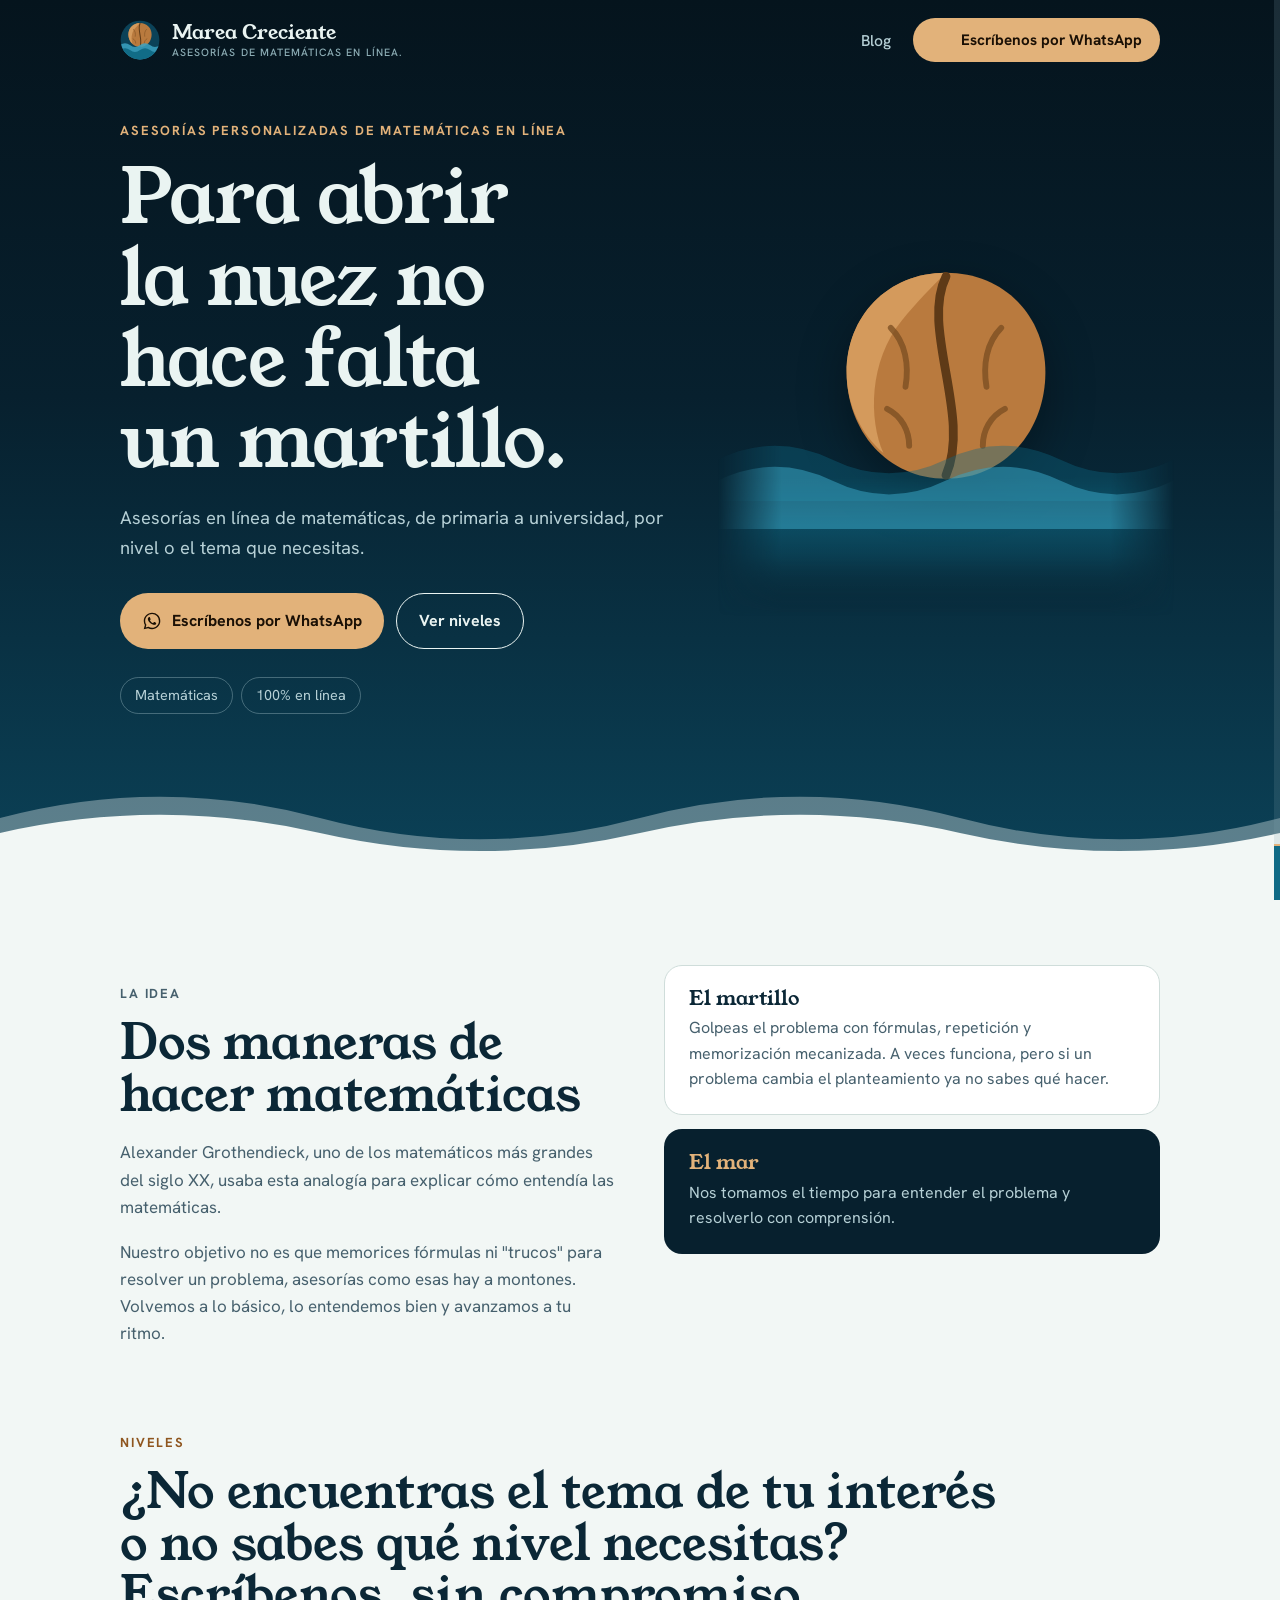
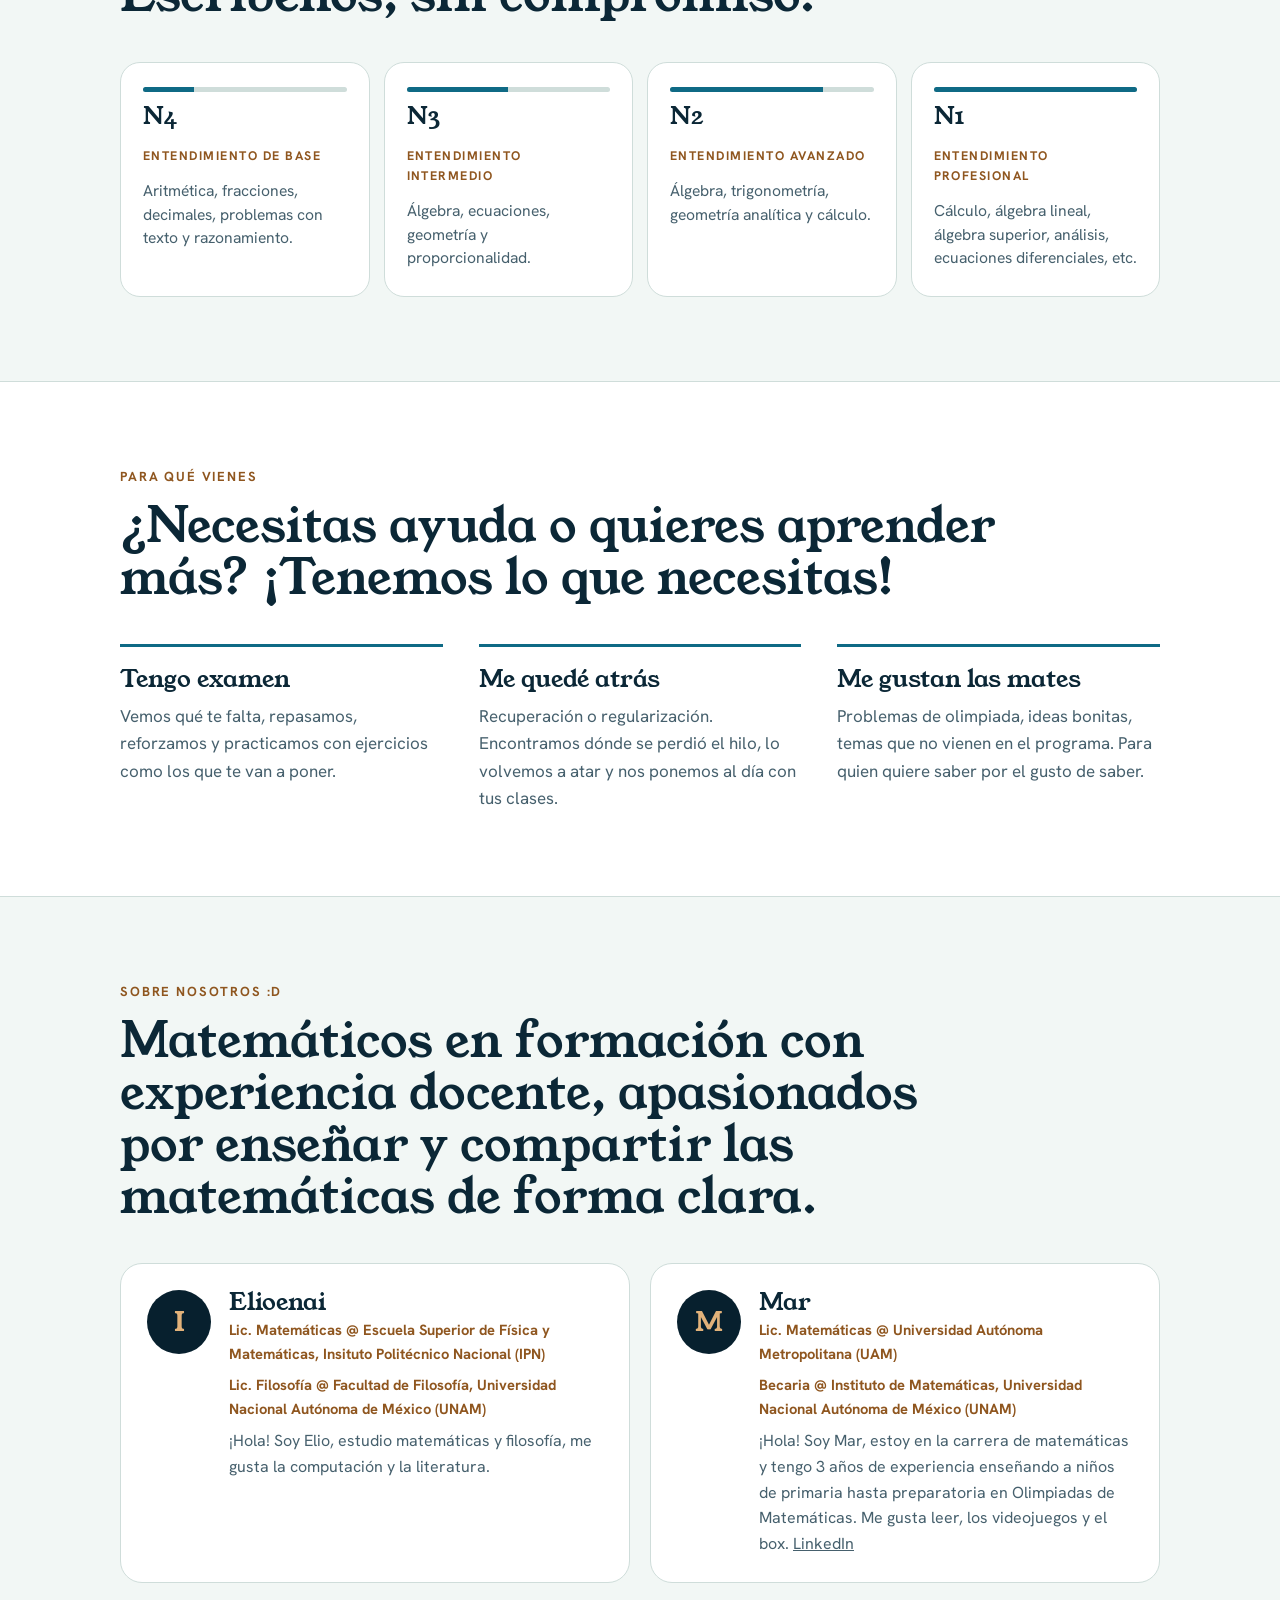
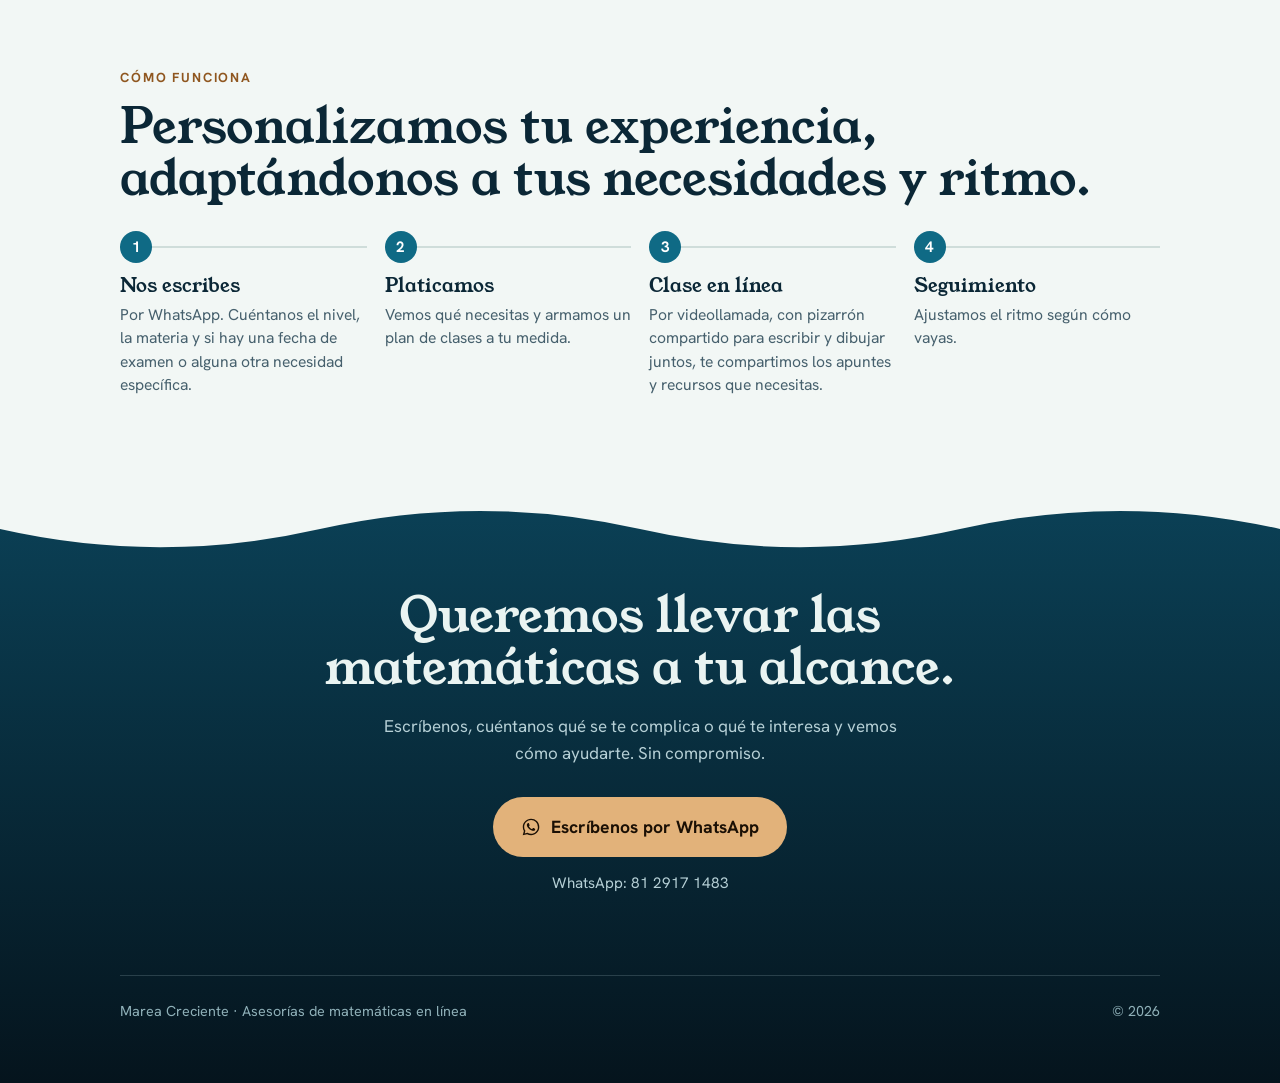
<file: index.html>
<!-- NO TOCAR -->

<!DOCTYPE html>
<html lang="es-MX">
<head>
<meta charset="utf-8">
<meta name="viewport" content="width=device-width, initial-scale=1">
<title>Marea Creciente · Asesorías de matemáticas en línea</title>
<meta name="description" content="Asesorías en línea de matemáticas, de primaria a universidad. Para exámenes, recuperación o por el gusto de aprender.">
<link rel="preconnect" href="https://fonts.googleapis.com">
<link rel="preconnect" href="https://fonts.gstatic.com" crossorigin>
<link href="https://fonts.googleapis.com/css2?family=Hanken+Grotesk:wght@400;500;700&family=Young+Serif&display=swap" rel="stylesheet">
<link rel="stylesheet" href="css/site.css">
</head>
<body data-root="">

<svg width="0" height="0" style="position:absolute" aria-hidden="true" focusable="false">
  <defs>
    <symbol id="nut" viewBox="0 0 64 64">
      <path d="M32 4C48 4 59 16 59 31C59 47 48 60 32 60C16 60 5 47 5 31C5 16 16 4 32 4Z" fill="#B97A3E"/>
      <path d="M32 4C16 4 5 16 5 31C5 40 9 48 15 53C11 44 11 28 20 17C24 12 28 8 32 4Z" fill="#D49A5C"/>
      <path d="M32 5C25 19 39 43 32 59" fill="none" stroke="#5E3A17" stroke-width="2.4" stroke-linecap="round"/>
      <path d="M17 19C21 23 22 29 21 35M47 19C43 23 42 29 43 35M16 41C20 43 22 47 22 51M48 41C44 43 42 47 42 51" fill="none" stroke="#7A4C20" stroke-width="1.6" stroke-linecap="round" opacity=".75"/>
    </symbol>
    <symbol id="wa" viewBox="0 0 24 24">
      <path fill="currentColor" d="M12.04 2C6.58 2 2.13 6.45 2.13 11.91c0 1.75.46 3.45 1.32 4.95L2.05 22l5.25-1.38a9.9 9.9 0 0 0 4.74 1.21h.01c5.46 0 9.91-4.45 9.91-9.91 0-2.65-1.03-5.14-2.9-7.01A9.86 9.86 0 0 0 12.04 2Zm0 18.15h-.01a8.2 8.2 0 0 1-4.18-1.14l-.3-.18-3.11.82.83-3.04-.2-.31a8.2 8.2 0 0 1-1.26-4.38c0-4.54 3.7-8.24 8.25-8.24 2.2 0 4.27.86 5.82 2.42a8.18 8.18 0 0 1 2.41 5.83c0 4.54-3.7 8.22-8.25 8.22Zm4.52-6.16c-.25-.12-1.47-.72-1.69-.81-.23-.08-.39-.12-.56.12-.17.25-.64.81-.78.97-.14.17-.29.19-.54.06-.25-.12-1.05-.39-2-1.23-.74-.66-1.24-1.47-1.38-1.72-.14-.25-.02-.38.11-.5.11-.11.25-.29.37-.43.12-.14.17-.25.25-.41.08-.17.04-.31-.02-.43-.06-.12-.56-1.34-.76-1.84-.2-.48-.41-.42-.56-.43h-.48c-.17 0-.43.06-.66.31-.23.25-.87.85-.87 2.07 0 1.22.89 2.4 1.01 2.56.12.17 1.75 2.67 4.23 3.74.59.26 1.05.41 1.41.52.59.19 1.13.16 1.56.1.48-.07 1.47-.6 1.67-1.18.21-.58.21-1.07.14-1.18-.06-.1-.23-.17-.48-.29Z"/>
    </symbol>
    <clipPath id="clipLogo"><circle cx="32" cy="32" r="31"/></clipPath>
  </defs>
</svg>

<div class="gauge" aria-hidden="true"><i></i></div>

<header class="hero" id="inicio">
  <div class="wrap">
    <nav class="nav" aria-label="Principal">
      <a class="brand" href="#inicio" aria-label="Marea Creciente, inicio">
        <svg viewBox="0 0 64 64" aria-hidden="true">
          <circle cx="32" cy="32" r="31" fill="#0B4258"/>
          <g clip-path="url(#clipLogo)">
            <use href="#nut" x="10" y="2" width="44" height="44"/>
            <path d="M0 40Q8 34 16 40T32 40T48 40T64 40V64H0Z" fill="#3AA3C2" opacity=".85"/>
            <path d="M0 48Q8 42 16 48T32 48T48 48T64 48V64H0Z" fill="#0F6A85" opacity=".95"/>
          </g>
        </svg>
        <span class="brand-text"><span>Marea Creciente</span><small>Asesorías de matemáticas en línea.</small></span>
      </a>
      <div class="navlinks">
        <a class="navlink" href="blog/">Blog</a>
        <a class="btn js-wa" href="https://wa.me/8129171483" target="_blank" rel="noopener noreferrer">
          <svg aria-hidden="true"><use href="https://wa.me/8129171483?text=Hola, vi Marea Creciente y quiero info sobre las asesorías."/></svg><span>Escríbenos por WhatsApp</span>
        </a>
      </div>
    </nav>

    <!-- Ya puedes tocar -->
    <div class="hero-grid">
      <div>
        <p class="eyebrow">Asesorías personalizadas de matemáticas en línea</p>
        <h1>Para abrir la nuez no hace falta un martillo.</h1>
        <p class="lead">Asesorías en línea de matemáticas, de primaria a universidad, por nivel o el tema que necesitas.</p>
        <div class="cta">
          <a class="btn js-wa" href="#" data-msg="Hola, vi Marea Creciente y quiero info sobre las asesorías.">
            <svg aria-hidden="true"><use href="#wa"/></svg>Escríbenos por WhatsApp
          </a>
          <a class="btn ghost" href="#niveles">Ver niveles</a>
        </div>
        <ul class="tags">
          <li>Matemáticas</li><li>100% en línea</li>
        </ul>
      </div>

      <div class="scene" role="img" aria-label="Una nuez flotando en el mar, medio sumergida">
        <svg class="nut" viewBox="0 0 64 64" aria-hidden="true"><use href="#nut"/></svg>
        <div class="water" aria-hidden="true">
          <svg class="wave b" viewBox="0 0 2400 120" preserveAspectRatio="none"><path d="M0 60Q150 20 300 60T600 60T900 60T1200 60T1500 60T1800 60T2100 60T2400 60V120H0Z"/></svg>
          <svg class="wave" viewBox="0 0 2400 120" preserveAspectRatio="none" style="top:14%"><path d="M0 50Q150 10 300 50T600 50T900 50T1200 50T1500 50T1800 50T2100 50T2400 50V120H0Z"/></svg>
        </div>
      </div>
    </div>
  </div>

  <div class="shore" aria-hidden="true">
    <svg class="wave b" viewBox="0 0 2400 120" preserveAspectRatio="none"><path d="M0 60Q150 20 300 60T600 60T900 60T1200 60T1500 60T1800 60T2100 60T2400 60V120H0Z"/></svg>
    <svg class="wave" viewBox="0 0 2400 120" preserveAspectRatio="none"><path d="M0 74Q150 40 300 74T600 74T900 74T1200 74T1500 74T1800 74T2100 74T2400 74V120H0Z"/></svg>
  </div>
</header>

<main>
  <section id="idea">
    <div class="wrap idea">
      <div class="text">
        <p class="eyebrow">La idea</p>
        <h2>Dos maneras de hacer matemáticas</h2>
        <p>Alexander Grothendieck, uno de los matemáticos más grandes del siglo XX, usaba esta analogía para explicar cómo entendía las matemáticas.</p>
        <p> Nuestro objetivo no es que memorices fórmulas ni "trucos" para resolver un problema, asesorías como esas hay a montones. Volvemos a lo básico, lo entendemos bien y avanzamos a tu ritmo.</p>
      </div>
      <div class="duo">
        <div>
          <h3>El martillo</h3>
          <p>Golpeas el problema con fórmulas, repetición y memorización mecanizada. A veces funciona, pero si un problema cambia el planteamiento ya no sabes qué hacer.</p>
        </div>
        <div class="sea">
          <h3>El mar</h3>
          <p>Nos tomamos el tiempo para entender el problema y resolverlo con comprensión.</p>
        </div>
      </div>
    </div>
  </section>

  <section id="niveles" style="padding-top:0">
    <div class="wrap">
      <p class="eyebrow">Niveles</p>
      <h2>¿No encuentras el tema de tu interés o no sabes qué nivel necesitas? Escríbenos, sin compromiso.</h2>
      <div class="levels">
        <article class="level">
          <div class="depth" aria-hidden="true"><b style="--w:25%"></b></div>
          <h3>N4</h3>
          <h4>Entendimiento de base</h4>
          <p>Aritmética, fracciones, decimales, problemas con texto y razonamiento.</p>
        </article>
        <article class="level">
          <div class="depth" aria-hidden="true"><b style="--w:50%"></b></div>
          <h3>N3</h3>
          <h4>Entendimiento intermedio</h4>
          <p>Álgebra, ecuaciones, geometría y proporcionalidad.</p>
        </article>
        <article class="level">
          <div class="depth" aria-hidden="true"><b style="--w:75%"></b></div>
          <h3>N2</h3>
          <h4>Entendimiento avanzado</h4>
          <p>Álgebra, trigonometría, geometría analítica y cálculo.</p>
        </article>
        <article class="level">
          <div class="depth" aria-hidden="true"><b style="--w:100%"></b></div>
          <h3>N1</h3>
          <h4>Entendimiento profesional</h4>
          <p>Cálculo, álgebra lineal, álgebra superior, análisis, ecuaciones diferenciales, etc.</p>
        </article>
      </div>
    </div>
  </section>

  <section class="why" id="para-que">
    <div class="wrap">
      <p class="eyebrow">Para qué vienes</p>
      <h2>¿Necesitas ayuda o quieres aprender más? ¡Tenemos lo que necesitas!</h2>
      <div class="why-grid">
        <div>
          <h3>Tengo examen</h3>
          <p>Vemos qué te falta, repasamos, reforzamos y practicamos con ejercicios como los que te van a poner.</p>
        </div>
        <div>
          <h3>Me quedé atrás</h3>
          <p>Recuperación o regularización. Encontramos dónde se perdió el hilo, lo volvemos a atar y nos ponemos al día con tus clases.</p>
        </div>
        <div>
          <h3>Me gustan las mates</h3>
          <p>Problemas de olimpiada, ideas bonitas, temas que no vienen en el programa. Para quien quiere saber por el gusto de saber.</p>
        </div>
      </div>
    </div>
  </section>

  <section id="quienes">
    <div class="wrap">
      <p class="eyebrow">Sobre nosotros :D </p>
      <h2>Matemáticos en formación con experiencia docente, apasionados por enseñar y compartir las matemáticas de forma clara.</h2>
      <div class="people">

         <article class="person">
          <div class="avatar" aria-hidden="true">I</div>
          <div>
            <h3>Elioenai</h3>
            <p class="role">Lic. Matemáticas @ Escuela Superior de Física y Matemáticas, Insituto Politécnico Nacional (IPN)</p>
            <p class="role">Lic. Filosofía @ Facultad de Filosofía, Universidad Nacional Autónoma de México (UNAM)</p>
            <p>¡Hola! Soy Elio, estudio matemáticas y filosofía, me gusta la computación y la literatura.</p>
          </div>
        </article>

        <article class="person">
          <div class="avatar" aria-hidden="true">M</div>
          <div>
            <h3>Mar</h3>
            <p class="role">Lic. Matemáticas @ Universidad Autónoma Metropolitana (UAM)</p>
            <p class="role">Becaria @ Instituto de Matemáticas, Universidad Nacional Autónoma de México (UNAM)</p>
            <p>¡Hola! Soy Mar, estoy en la carrera de matemáticas y tengo 3 años de experiencia enseñando a niños de primaria hasta preparatoria en Olimpiadas de Matemáticas. Me gusta leer, los videojuegos y el box.
              <a href="https://www.linkedin.com/in/garza-cedillo/" target="_blank" rel="noopener">LinkedIn</a>
            </p>
          </div>
        </article>
      </div>
    </div>
  </section>

  <section id="como" style="padding-top:0">
    <div class="wrap">
      <p class="eyebrow">Cómo funciona</p>
      <h2>Personalizamos tu experiencia, adaptándonos a tus necesidades y ritmo.</h2>
      <ol class="steps">
        <li>
          <h3>Nos escribes</h3>
          <p>Por WhatsApp. Cuéntanos el nivel, la materia y si hay una fecha de examen o alguna otra necesidad específica.</p>
        </li>
        <li>
          <h3>Platicamos</h3>
          <p>Vemos qué necesitas y armamos un plan de clases a tu medida.</p>
        </li>
        <li>
          <h3>Clase en línea</h3>
          <p>Por videollamada, con pizarrón compartido para escribir y dibujar juntos, te compartimos los apuntes y recursos que necesitas.</p>
        </li>
        <li>
          <h3>Seguimiento</h3>
          <p>Ajustamos el ritmo según cómo vayas.</p>
        </li>
      </ol>
    </div>
  </section>
  <section id="blog" hidden>
    <div class="wrap">
      <p class="eyebrow">Divulgación</p>
      <h2>Del blog</h2>
      <div class="postlist" id="latest"></div>
      <a class="more" href="blog/">Ver todos los artículos →</a>
    </div>
  </section>
</main>

<section class="final" id="contacto">
  <div class="top" aria-hidden="true">
    <svg class="wave" viewBox="0 0 2400 120" preserveAspectRatio="none"><path d="M0 74Q150 40 300 74T600 74T900 74T1200 74T1500 74T1800 74T2100 74T2400 74V120H0Z"/></svg>
  </div>
  <div class="wrap">
    <h2>Queremos llevar las matemáticas a tu alcance.</h2>
    <p class="sub">Escríbenos, cuéntanos qué se te complica o qué te interesa y vemos cómo ayudarte. Sin compromiso.</p>
    <a class="btn js-wa" href="#" data-msg="Hola, vi Marea Creciente y me interesa una asesoría de ____ (nivel: ____).">
      <svg aria-hidden="true"><use href="#wa"/></svg>Escríbenos por WhatsApp
    </a>
    <p class="num" id="numtext"></p>
    <footer>
      <span>Marea Creciente · Asesorías de matemáticas en línea</span>
      <span>© 2026</span>
    </footer>
  </div>
</section>

<script src="blog/posts.js"></script>
<script src="js/site.js"></script>
</body>
</html>
</file>
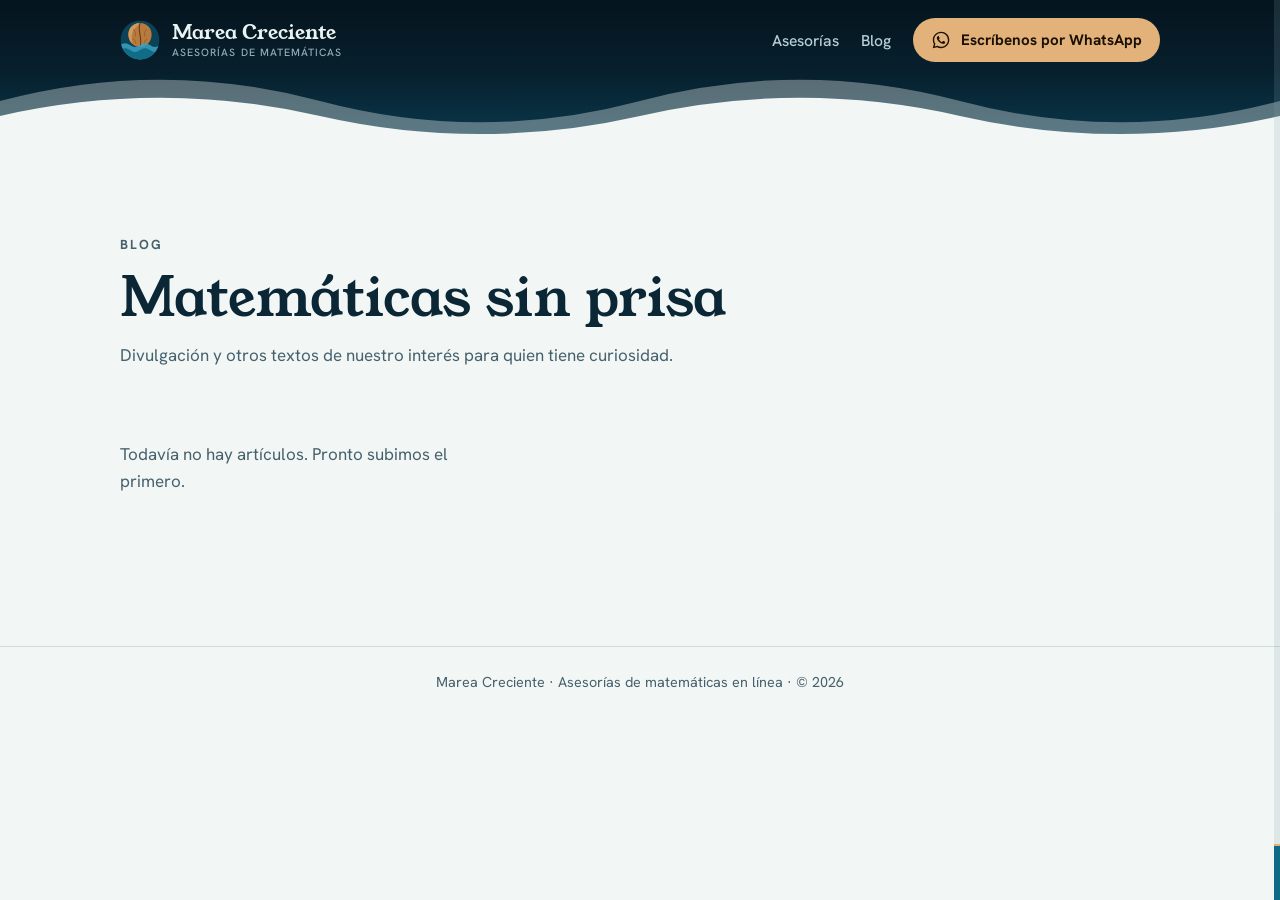
<file: blog/index.html>
<!DOCTYPE html>
<html lang="es-MX">
<head>
<meta charset="utf-8">
<meta name="viewport" content="width=device-width, initial-scale=1">
<title>Blog · Marea Creciente</title>
<meta name="description" content="Divulgación de matemáticas.">
<link rel="preconnect" href="https://fonts.googleapis.com">
<link rel="preconnect" href="https://fonts.gstatic.com" crossorigin>
<link href="https://fonts.googleapis.com/css2?family=Hanken+Grotesk:wght@400;500;700&family=Young+Serif&display=swap" rel="stylesheet">
<link rel="stylesheet" href="../css/site.css">
</head>
<body data-root="../">

<main class="wrap list-page">
  <div class="blog-head">
    <p class="eyebrow">Blog</p>
    <h1 style="font-size:clamp(2rem,5vw,3.4rem)">Matemáticas sin prisa</h1>
    <p>Divulgación y otros textos de nuestro interés para quien tiene curiosidad.</p>
  </div>
  <div class="postlist" id="all"></div>
</main>

<script src="posts.js"></script>
<script src="../js/site.js"></script>
</body>
</html>
</file>
<file: css/site.css>
/* Idea: la página es el mar. El hero es agua profunda con una nuez flotando; la orilla (la ola final) deja paso al resto.
   Un medidor fino a la derecha sube con el scroll: la marea creciente. */
:root{
  --bg:#F2F7F5; --surface:#FFFFFF; --ink:#0B2736; --muted:#46606D;
  --sea:#0F6A85; --deep:#07202E; --nut:#B97A3E; --nut-hi:#E2B27A;
  --line:#CFDDDA; --accent-text:#8F561F;
  --display:"Young Serif", Georgia, "Times New Roman", serif;
  --body:"Hanken Grotesk", system-ui, -apple-system, "Segoe UI", sans-serif;
  color-scheme: light;
}
@media (prefers-color-scheme: dark){
  :root:not([data-theme="light"]){
    --bg:#06161F; --surface:#0C2331; --ink:#E5F0EE; --muted:#9DB5BD;
    --sea:#3AA3C2; --line:#1B3A4A; --accent-text:#E2B27A; color-scheme: dark;
  }
}
:root[data-theme="dark"]{
  --bg:#06161F; --surface:#0C2331; --ink:#E5F0EE; --muted:#9DB5BD;
  --sea:#3AA3C2; --line:#1B3A4A; --accent-text:#E2B27A; color-scheme: dark;
}

*{box-sizing:border-box}
html{scroll-behavior:smooth}
body{margin:0;background:var(--bg);color:var(--ink);font-family:var(--body);font-size:1.0625rem;line-height:1.6;-webkit-font-smoothing:antialiased}
h1,h2,h3{font-family:var(--display);font-weight:400;line-height:1.08;margin:0;text-wrap:balance}
p{margin:0}
a{color:inherit}
.wrap{max-width:1080px;margin:0 auto;padding:0 20px}
:focus-visible{outline:3px solid var(--nut-hi);outline-offset:3px;border-radius:6px}

/* medidor de marea */
.gauge{position:fixed;right:0;top:0;bottom:0;width:6px;background:rgba(127,160,170,.18);z-index:50;pointer-events:none}
.gauge i{position:absolute;left:0;right:0;bottom:0;height:var(--lvl,6%);background:var(--sea);transition:height .15s linear}
.gauge i::before{content:"";position:absolute;left:0;right:0;top:-2px;height:2px;background:var(--nut-hi)}

/* botones */
.btn{display:inline-flex;align-items:center;gap:10px;padding:14px 22px;border-radius:999px;background:var(--nut-hi);color:#1B1005;font-weight:700;text-decoration:none;font-size:1rem;border:0;cursor:pointer;transition:transform .2s ease, box-shadow .2s ease}
.btn:hover{transform:translateY(-2px);box-shadow:0 10px 24px -10px rgba(226,178,122,.8)}
.btn svg{width:20px;height:20px;flex:none}
.btn.ghost{background:transparent;color:inherit;border:1.5px solid currentColor}
.btn.ghost:hover{box-shadow:none;background:rgba(255,255,255,.08)}

/* hero */
.hero{position:relative;background:linear-gradient(180deg,#05141D 0%,#07202E 45%,#0B4258 100%);color:#EAF4F2;overflow:hidden}
.nav{display:flex;align-items:center;justify-content:space-between;gap:16px;padding:18px 0}
.brand{display:flex;align-items:center;gap:12px;text-decoration:none;font-family:var(--display);font-size:1.25rem}
.brand svg{width:40px;height:40px;flex:none}
.nav .btn{padding:10px 18px;font-size:.95rem}
.hero-grid{display:grid;grid-template-columns:1.15fr .85fr;gap:32px;align-items:center;padding:40px 0 150px}
.hero h1{font-size:clamp(2.4rem,6.2vw,4.7rem);letter-spacing:-.01em}
.hero h1 em{font-style:italic;color:var(--nut-hi)}
.hero .lead{margin-top:22px;max-width:34em;color:#B6D0D6;font-size:1.15rem}
.hero .cta{margin-top:30px;display:flex;flex-wrap:wrap;gap:12px}
.hero .tags{margin-top:28px;display:flex;flex-wrap:wrap;gap:8px;list-style:none;padding:0}
.hero .tags li{padding:6px 14px;border:1px solid rgba(182,208,214,.35);border-radius:999px;font-size:.9rem;color:#B6D0D6}

.scene{position:relative;width:100%;max-width:380px;aspect-ratio:1;justify-self:center}
.scene .nut{position:absolute;left:50%;top:6%;width:62%;transform:translateX(-50%);animation:bob 7s ease-in-out infinite;filter:drop-shadow(0 18px 24px rgba(0,0,0,.35))}
.scene .water{position:absolute;left:-10%;right:-10%;bottom:0;height:52%;overflow:hidden;-webkit-mask-image:linear-gradient(90deg,transparent,#000 14%,#000 86%,transparent),linear-gradient(180deg,#000 70%,transparent);-webkit-mask-composite:source-in;mask-image:linear-gradient(90deg,transparent,#000 14%,#000 86%,transparent),linear-gradient(180deg,#000 70%,transparent);mask-composite:intersect}
.scene .water::before{content:"";position:absolute;inset:0;top:30%;background:linear-gradient(180deg,rgba(15,106,133,0),rgba(15,106,133,.55) 35%,rgba(7,32,46,.95))}
.wave{position:absolute;left:0;bottom:0;width:200%;height:100%;animation:drift 14s linear infinite}
.wave.b{animation-duration:22s;animation-direction:reverse;opacity:.55}
.wave path{fill:rgba(58,163,194,.55)}
.wave.b path{fill:rgba(15,106,133,.7)}
.scene .water .wave{height:42%;bottom:auto;top:0}

.shore{position:absolute;left:0;bottom:-1px;width:100%;line-height:0}
.shore .wave{position:relative;display:block;height:auto;width:200%;animation-duration:18s}
.shore .wave path{fill:var(--bg)}
.shore .wave.b{position:absolute;left:0;bottom:0;opacity:.35}

@keyframes drift{to{transform:translateX(-50%)}}
@keyframes bob{0%,100%{transform:translate(-50%,0) rotate(-2deg)}50%{transform:translate(-50%,10px) rotate(2deg)}}

/* secciones */
section{padding:84px 0}
.eyebrow{font-size:.82rem;font-weight:700;letter-spacing:.14em;text-transform:uppercase;color:var(--accent-text);margin-bottom:14px}
h2{font-size:clamp(1.9rem,4.2vw,3rem)}

.idea{display:grid;grid-template-columns:1fr 1fr;gap:48px;align-items:start}
.idea .text p{margin-top:18px;color:var(--muted);max-width:34em}
.idea .text p strong{color:var(--ink)}
.duo{display:grid;gap:14px}
.duo div{padding:22px 24px;border-radius:18px;background:var(--surface);border:1px solid var(--line)}
.duo h3{font-size:1.25rem;margin-bottom:6px}
.duo p{color:var(--muted);font-size:1rem}
.duo .sea{background:var(--deep);border-color:transparent;color:#EAF4F2}
.duo .sea p{color:#B6D0D6}
.duo .sea h3{color:var(--nut-hi)}

.levels{display:grid;grid-template-columns:repeat(4,1fr);gap:14px;margin-top:40px}
.level{padding:24px 22px 26px;border-radius:20px;background:var(--surface);border:1px solid var(--line);display:flex;flex-direction:column;gap:12px}
.level .depth{height:5px;border-radius:5px;background:var(--line);position:relative;overflow:hidden}
.level .depth b{position:absolute;left:0;top:0;bottom:0;background:var(--sea);width:var(--w)}
.level h3{font-size:1.45rem}
.level h4{margin:6px 0 0;font-size:.78rem;letter-spacing:.12em;text-transform:uppercase;color:var(--accent-text)}
.level p{color:var(--muted);font-size:.98rem;line-height:1.5}

.why{background:var(--surface);border-top:1px solid var(--line);border-bottom:1px solid var(--line)}
.why-grid{display:grid;grid-template-columns:repeat(3,1fr);gap:36px;margin-top:40px}
.why-grid h3{font-size:1.5rem;margin-bottom:10px}
.why-grid p{color:var(--muted)}
.why-grid div{border-top:3px solid var(--sea);padding-top:20px}

.people{display:grid;grid-template-columns:1fr 1fr;gap:20px;margin-top:40px}
.person{display:flex;gap:18px;padding:26px;border-radius:22px;background:var(--surface);border:1px solid var(--line)}
.avatar{flex:none;width:64px;height:64px;border-radius:50%;background:var(--deep);color:var(--nut-hi);display:grid;place-items:center;font-family:var(--display);font-size:1.7rem}
.person h3{font-size:1.5rem}
.person .role{color:var(--accent-text);font-weight:700;font-size:.92rem;margin:2px 0 8px}
.person p:last-child{color:var(--muted);font-size:1rem}

.steps{list-style:none;padding:0;margin:40px 0 0;display:grid;grid-template-columns:repeat(4,1fr);gap:18px;counter-reset:s}
.steps li{counter-increment:s;padding-top:18px;border-top:2px solid var(--line);position:relative}
.steps li::before{content:counter(s);position:absolute;top:-17px;left:0;width:32px;height:32px;border-radius:50%;background:var(--sea);color:#fff;display:grid;place-items:center;font-weight:700;font-size:.95rem}
.steps h3{font-size:1.2rem;margin:10px 0 6px}
.steps p{color:var(--muted);font-size:.98rem;line-height:1.5}

.final{position:relative;background:linear-gradient(180deg,#0B4258,#05141D);color:#EAF4F2;text-align:center;padding:110px 0 60px;overflow:hidden}
.final .top{position:absolute;left:0;top:-1px;width:100%;line-height:0;transform:scaleY(-1)}
.final .top .wave{position:relative;display:block;height:auto;width:200%;animation:drift 20s linear infinite}
.final .top .wave path{fill:var(--bg)}
.final h2{max-width:14em;margin:0 auto}
.final p.sub{margin:18px auto 0;max-width:32em;color:#B6D0D6}
.final .btn{margin-top:30px;font-size:1.1rem;padding:16px 28px}
.final .num{margin-top:14px;color:#B6D0D6;font-size:.95rem}
footer{margin-top:80px;padding-top:24px;border-top:1px solid rgba(182,208,214,.2);display:flex;justify-content:space-between;gap:12px;flex-wrap:wrap;font-size:.9rem;color:#8FB0B8;text-align:left}

@media (max-width:900px){
  .hero-grid{grid-template-columns:1fr;padding-bottom:130px}
  .scene{max-width:300px;order:-1}
  .idea{grid-template-columns:1fr;gap:28px}
  .levels{grid-template-columns:1fr 1fr}
  .why-grid,.people{grid-template-columns:1fr}
  .steps{grid-template-columns:1fr 1fr;row-gap:36px}
}
@media (max-width:520px){
  section{padding:64px 0}
  .levels,.steps{grid-template-columns:1fr}
  .brand span{font-size:1.05rem}
  .nav .btn span{display:none}
  .person{flex-direction:column}
}
@media (prefers-reduced-motion: reduce){
  html{scroll-behavior:auto}
  .wave,.scene .nut{animation:none}
  .gauge i{transition:none}
}

/* ===== Blog y navegación compartida ===== */
.navlinks{display:flex;align-items:center;gap:22px}
.navlink{text-decoration:none;color:#B6D0D6;font-weight:500;font-size:.98rem}
.navlink:hover{color:#fff}
.hero.mini .shore{bottom:-1px}
.hero.mini{padding-bottom:84px}

.blog-head{padding:56px 0 0}
.blog-head p{color:var(--muted);max-width:34em;margin-top:14px}
.postlist{display:grid;grid-template-columns:repeat(auto-fill,minmax(290px,1fr));gap:16px;margin:36px 0 0}
.postcard{display:flex;flex-direction:column;gap:10px;padding:24px;border-radius:20px;background:var(--surface);border:1px solid var(--line);text-decoration:none;transition:transform .2s ease,border-color .2s ease}
.postcard:hover{transform:translateY(-3px);border-color:var(--sea)}
.postcard h3{font-size:1.4rem}
.postcard .meta{font-size:.8rem;color:var(--accent-text);font-weight:700;letter-spacing:.08em;text-transform:uppercase}
.postcard p{color:var(--muted);font-size:.98rem;line-height:1.5}
.chips{display:flex;gap:6px;flex-wrap:wrap;margin-top:auto;padding-top:6px}
.chip{font-size:.78rem;padding:3px 10px;border-radius:999px;border:1px solid var(--line);color:var(--muted)}
.more{display:inline-block;margin-top:28px;font-weight:700;color:var(--accent-text);text-decoration:none}
.more:hover{text-decoration:underline}
.empty{margin-top:36px;color:var(--muted)}
.list-page{padding-bottom:90px}

.post{max-width:40em;margin:0 auto;padding:56px 20px 24px}
.post h1{font-size:clamp(2rem,5vw,3.2rem)}
.post .meta{margin:18px 0 8px;color:var(--muted);font-size:.95rem}
.post .chips{margin:0 0 36px;padding:0}
.post .body{font-size:1.15rem;line-height:1.75}
.post .body > * + *{margin-top:1.1em}
.post .body h2{font-size:1.7rem;margin-top:2em}
.post .body h3{font-size:1.3rem;margin-top:1.6em}
.post .body a{color:var(--accent-text)}
.post .body blockquote{margin-left:0;padding-left:20px;border-left:3px solid var(--nut);color:var(--muted);font-style:italic}
.post .body img{max-width:100%;height:auto;border-radius:12px}
.post .body figure{margin-left:0;margin-right:0}
.post .body figcaption{font-size:.9rem;color:var(--muted);margin-top:8px}
.post .body code{font-size:.92em;background:var(--surface);border:1px solid var(--line);padding:1px 6px;border-radius:6px}
.post .body .katex-display{overflow-x:auto;overflow-y:hidden;padding:4px 0}
.post-cta{max-width:40em;margin:24px auto 0;padding:0 20px}
.post-cta .box{padding:28px;border-radius:22px;background:var(--deep);color:#EAF4F2}
.post-cta h3{font-size:1.5rem;margin-bottom:8px}
.post-cta p{color:#B6D0D6;margin-bottom:18px}
.back{display:inline-block;margin:28px 0 80px;font-weight:700;color:var(--accent-text);text-decoration:none}
.post-wrap{padding:0 20px}
.site-foot{display:block;margin-top:60px;border-top:1px solid var(--line);padding:24px 20px 40px;text-align:center;color:var(--muted);font-size:.9rem}
@media (max-width:520px){ .navlinks{gap:14px} .navlink{font-size:.92rem} }


/* Marca con descriptor */
.brand-text{display:flex;flex-direction:column;line-height:1.1}
.brand-text small{font-family:var(--body);font-size:.66rem;letter-spacing:.1em;text-transform:uppercase;color:#8FB0B8;margin-top:4px;font-weight:500}
.hero .eyebrow{color:var(--nut-hi);margin-bottom:16px}
@media (max-width:520px){.brand-text small{display:none}}
</file>
